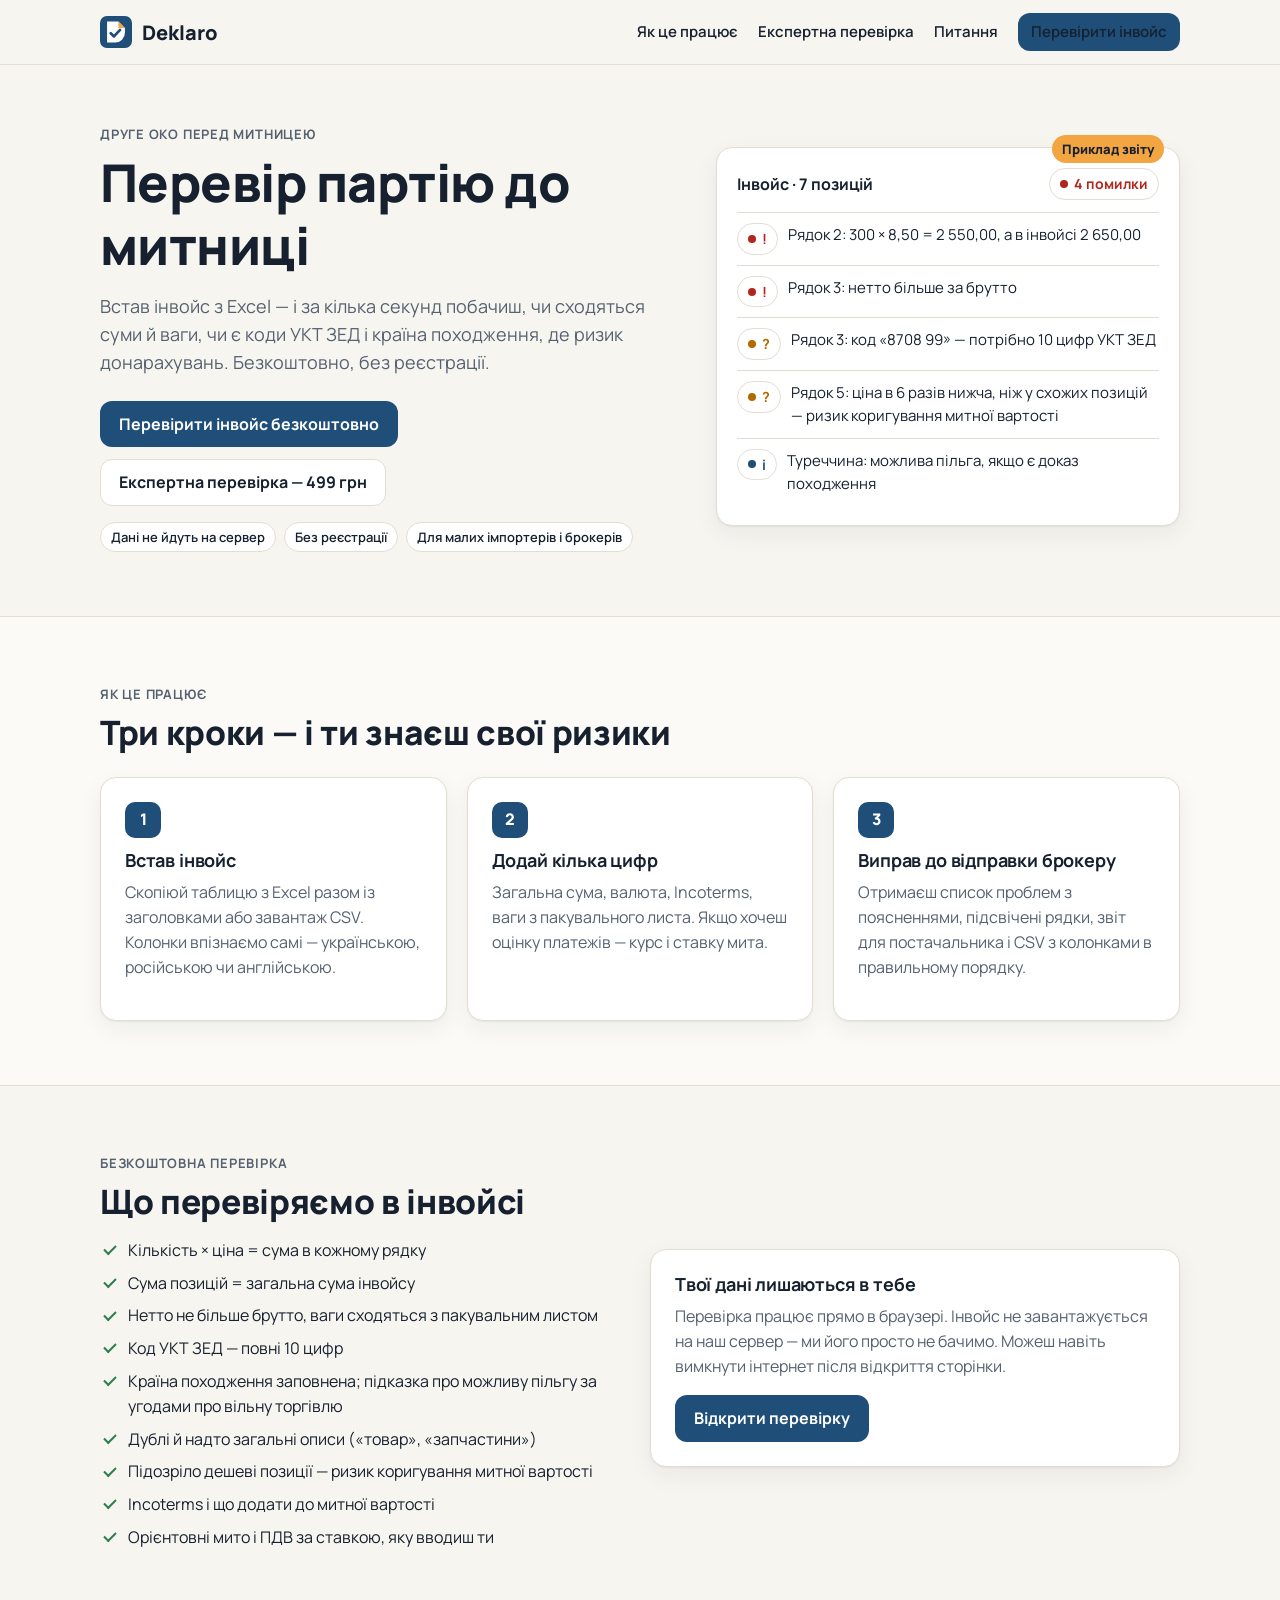
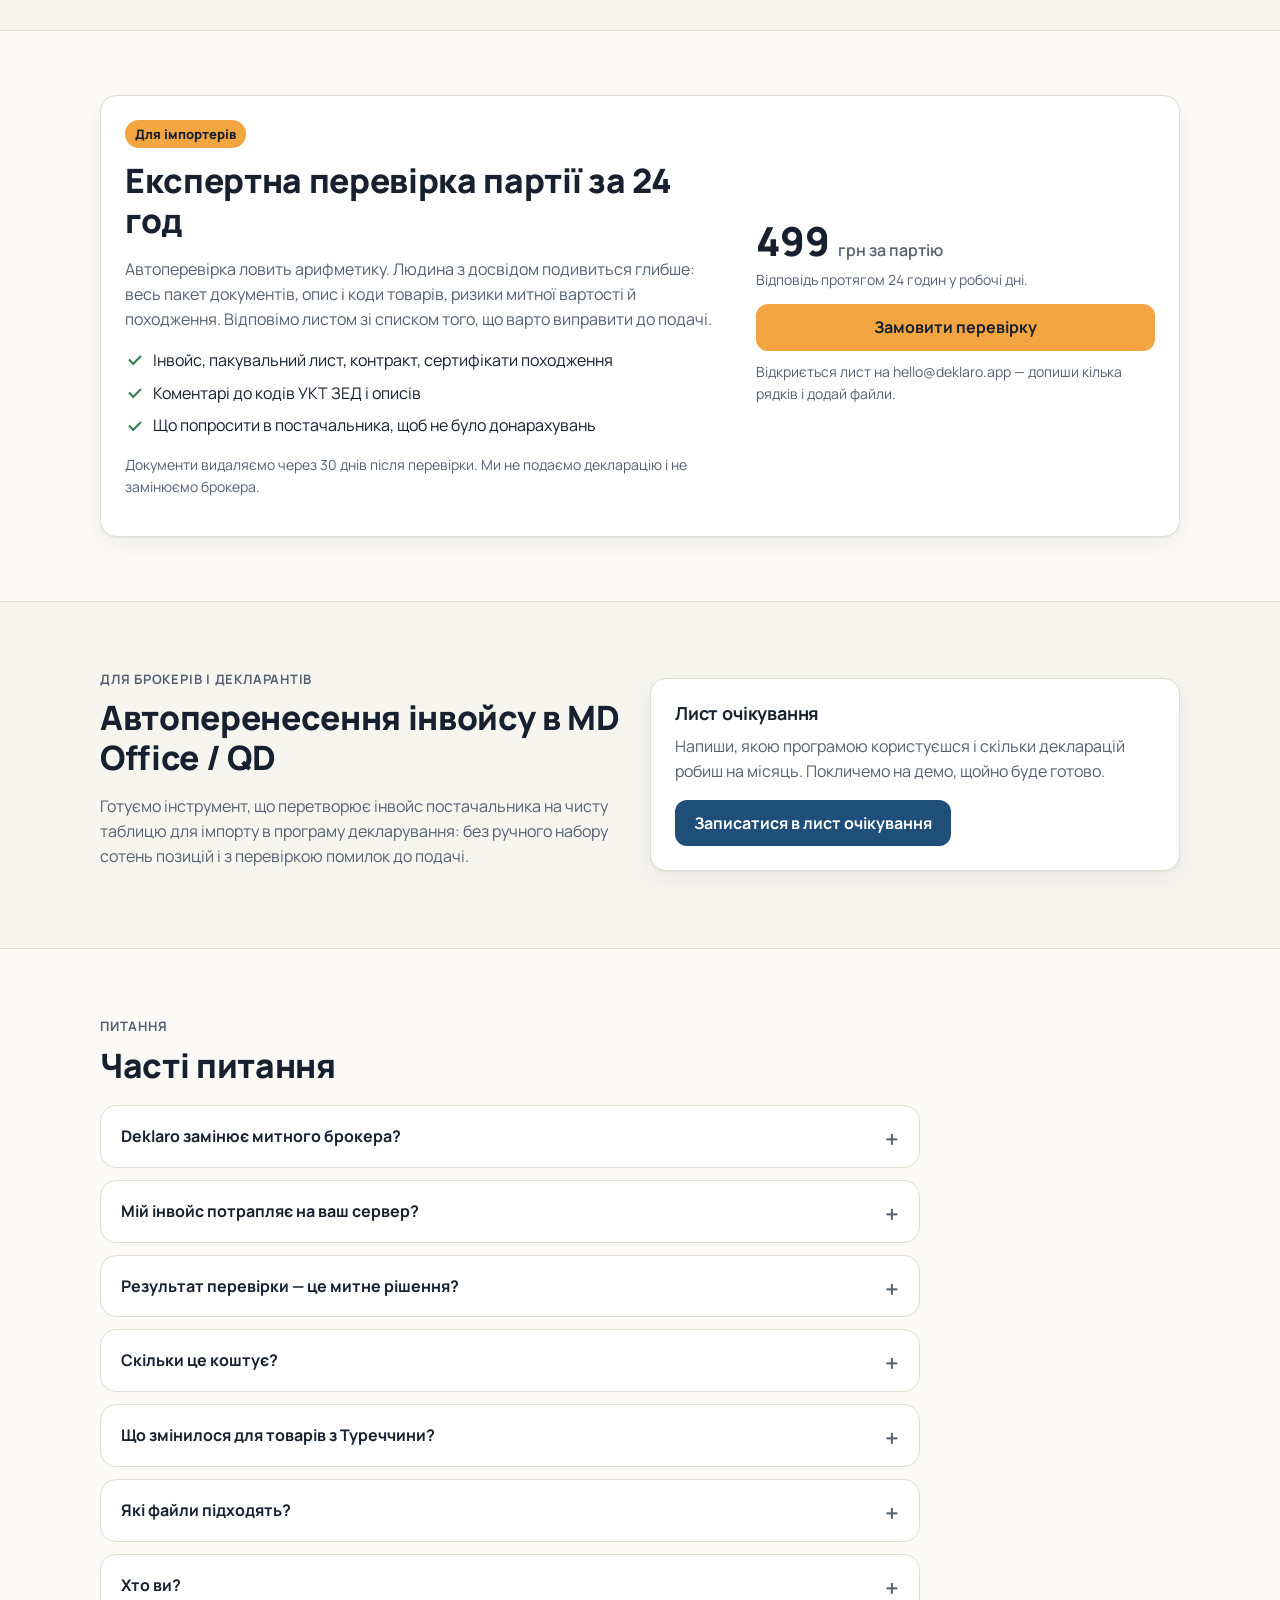
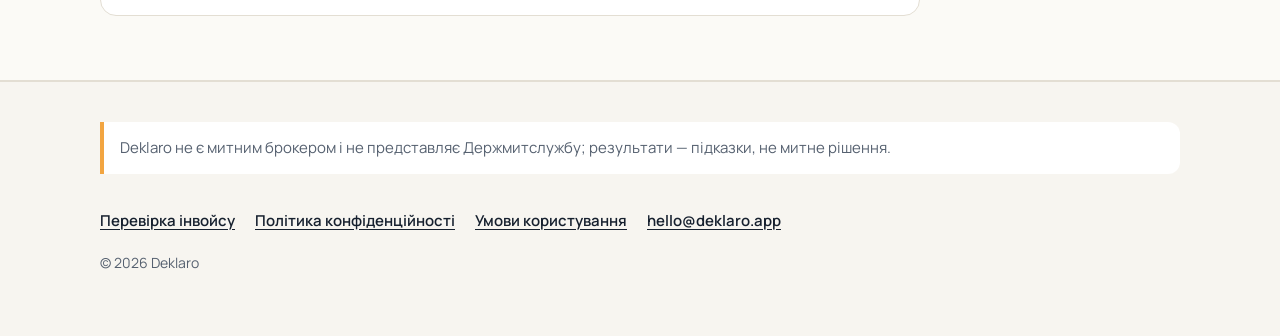
<file: index.html>
<!doctype html>
<html lang="uk">
<head>
  <meta charset="utf-8">
  <meta name="viewport" content="width=device-width, initial-scale=1">
  <title>Deklaro — перевір партію до митниці</title>
  <meta name="description" content="Безкоштовна перевірка інвойсу перед митницею: суми, ваги, коди УКТ ЗЕД, країна походження, Incoterms. Усе в браузері — дані нікуди не йдуть.">
  <meta property="og:image" content="https://bokshalex.github.io/deklaro-site/og-image.png">
  <link rel="icon" href="favicon.svg" type="image/svg+xml">
  <link rel="preconnect" href="https://fonts.googleapis.com">
  <link rel="preconnect" href="https://fonts.gstatic.com" crossorigin>
  <link rel="stylesheet" href="https://fonts.googleapis.com/css2?family=Manrope:wght@400;500;600;700;800&display=swap">
  <link rel="stylesheet" href="styles.css">
  <!-- TODO: аналітика GoatCounter (без cookies) — додати після реєстрації домену; згадати в privacy.html -->
</head>
<body>
  <header class="site-header">
    <div class="wrap">
      <a class="logo" href="index.html" aria-label="Deklaro — на головну">
        <img class="logo-mark" src="favicon.svg" alt="" width="32" height="32">
        Deklaro
      </a>
      <nav class="nav" aria-label="Основне меню">
        <a class="nav-link" href="#how">Як це працює</a>
        <a class="nav-link" href="#expert">Експертна перевірка</a>
        <a class="nav-link" href="#faq">Питання</a>
        <a class="btn btn-primary btn-sm" href="check.html">Перевірити інвойс</a>
      </nav>
    </div>
  </header>

  <main>
    <section class="hero">
      <div class="wrap">
        <div>
          <span class="eyebrow">Друге око перед митницею</span>
          <h1>Перевір партію до митниці</h1>
          <p class="lead">Встав інвойс з Excel — і за кілька секунд побачиш, чи сходяться суми й ваги, чи є коди УКТ ЗЕД і країна походження, де ризик донарахувань. Безкоштовно, без реєстрації.</p>
          <div class="btn-row">
            <a class="btn btn-primary" href="check.html">Перевірити інвойс безкоштовно</a>
            <a class="btn btn-secondary" href="#expert">Експертна перевірка — 499 грн</a>
          </div>
          <div class="trust">
            <span class="pill">Дані не йдуть на сервер</span>
            <span class="pill">Без реєстрації</span>
            <span class="pill">Для малих імпортерів і брокерів</span>
          </div>
        </div>

        <div class="preview" aria-label="Приклад результату перевірки">
          <span class="stamp preview-tag">Приклад звіту</span>
          <div class="card">
            <div class="preview-head">
              <strong>Інвойс · 7 позицій</strong>
              <span class="cnt cnt-error">4 помилки</span>
            </div>
            <div class="issue-mini"><span class="cnt cnt-error" aria-label="Помилка">!</span><span>Рядок 2: 300 × 8,50 = 2 550,00, а в інвойсі 2 650,00</span></div>
            <div class="issue-mini"><span class="cnt cnt-error" aria-label="Помилка">!</span><span>Рядок 3: нетто більше за брутто</span></div>
            <div class="issue-mini"><span class="cnt cnt-warn" aria-label="Увага">?</span><span>Рядок 3: код «8708 99» — потрібно 10 цифр УКТ ЗЕД</span></div>
            <div class="issue-mini"><span class="cnt cnt-warn" aria-label="Увага">?</span><span>Рядок 5: ціна в 6 разів нижча, ніж у схожих позицій — ризик коригування митної вартості</span></div>
            <div class="issue-mini"><span class="cnt cnt-info" aria-label="Підказка">i</span><span>Туреччина: можлива пільга, якщо є доказ походження</span></div>
          </div>
        </div>
      </div>
    </section>

    <section class="section section--alt" id="how">
      <div class="wrap">
        <span class="eyebrow">Як це працює</span>
        <h2>Три кроки — і ти знаєш свої ризики</h2>
        <div class="grid grid-3" style="margin-top:24px">
          <div class="card">
            <span class="step-num">1</span>
            <h3>Встав інвойс</h3>
            <p class="muted">Скопіюй таблицю з Excel разом із заголовками або завантаж CSV. Колонки впізнаємо самі — українською, російською чи англійською.</p>
          </div>
          <div class="card">
            <span class="step-num">2</span>
            <h3>Додай кілька цифр</h3>
            <p class="muted">Загальна сума, валюта, Incoterms, ваги з пакувального листа. Якщо хочеш оцінку платежів — курс і ставку мита.</p>
          </div>
          <div class="card">
            <span class="step-num">3</span>
            <h3>Виправ до відправки брокеру</h3>
            <p class="muted">Отримаєш список проблем з поясненнями, підсвічені рядки, звіт для постачальника і CSV з колонками в правильному порядку.</p>
          </div>
        </div>
      </div>
    </section>

    <section class="section" id="checker">
      <div class="wrap">
        <div class="grid grid-2" style="align-items:center">
          <div>
            <span class="eyebrow">Безкоштовна перевірка</span>
            <h2>Що перевіряємо в інвойсі</h2>
            <ul class="checklist">
              <li>Кількість × ціна = сума в кожному рядку</li>
              <li>Сума позицій = загальна сума інвойсу</li>
              <li>Нетто не більше брутто, ваги сходяться з пакувальним листом</li>
              <li>Код УКТ ЗЕД — повні 10 цифр</li>
              <li>Країна походження заповнена; підказка про можливу пільгу за угодами про вільну торгівлю</li>
              <li>Дублі й надто загальні описи («товар», «запчастини»)</li>
              <li>Підозріло дешеві позиції — ризик коригування митної вартості</li>
              <li>Incoterms і що додати до митної вартості</li>
              <li>Орієнтовні мито і ПДВ за ставкою, яку вводиш ти</li>
            </ul>
          </div>
          <div class="card">
            <h3>Твої дані лишаються в тебе</h3>
            <p class="muted">Перевірка працює прямо в браузері. Інвойс не завантажується на наш сервер — ми його просто не бачимо. Можеш навіть вимкнути інтернет після відкриття сторінки.</p>
            <a class="btn btn-primary" href="check.html">Відкрити перевірку</a>
          </div>
        </div>
      </div>
    </section>

    <section class="section section--alt" id="expert">
      <div class="wrap">
        <div class="card offer">
          <div>
            <span class="stamp">Для імпортерів</span>
            <h2 style="margin-top:12px">Експертна перевірка партії за 24 год</h2>
            <p class="muted">Автоперевірка ловить арифметику. Людина з досвідом подивиться глибше: весь пакет документів, опис і коди товарів, ризики митної вартості й походження. Відповімо листом зі списком того, що варто виправити до подачі.</p>
            <ul class="checklist">
              <li>Інвойс, пакувальний лист, контракт, сертифікати походження</li>
              <li>Коментарі до кодів УКТ ЗЕД і описів</li>
              <li>Що попросити в постачальника, щоб не було донарахувань</li>
            </ul>
            <p class="small muted">Документи видаляємо через 30 днів після перевірки. Ми не подаємо декларацію і не замінюємо брокера.</p>
          </div>
          <div>
            <div class="price">499 <small>грн за партію</small></div>
            <p class="muted small">Відповідь протягом 24 годин у робочі дні.</p>
            <!-- TODO: replace with Tally/Google Form once founder creates it -->
            <a class="btn btn-amber" style="width:100%" href="mailto:hello@deklaro.app?subject=%D0%95%D0%BA%D1%81%D0%BF%D0%B5%D1%80%D1%82%D0%BD%D0%B0%20%D0%BF%D0%B5%D1%80%D0%B5%D0%B2%D1%96%D1%80%D0%BA%D0%B0%20%D0%BF%D0%B0%D1%80%D1%82%D1%96%D1%97%20%E2%80%94%20499%20%D0%B3%D1%80%D0%BD&amp;body=%D0%9F%D1%80%D0%B8%D0%B2%D1%96%D1%82!%20%D0%A5%D0%BE%D1%87%D1%83%20%D0%B5%D0%BA%D1%81%D0%BF%D0%B5%D1%80%D1%82%D0%BD%D1%83%20%D0%BF%D0%B5%D1%80%D0%B5%D0%B2%D1%96%D1%80%D0%BA%D1%83%20%D0%BF%D0%B0%D1%80%D1%82%D1%96%D1%97%20%D0%B7%D0%B0%2024%20%D0%B3%D0%BE%D0%B4.%0A%0A%D0%A9%D0%BE%20%D0%B2%D0%B5%D0%B7%D1%83%3A%0A%D0%97%D0%B2%D1%96%D0%B4%D0%BA%D0%B8%20(%D0%BA%D1%80%D0%B0%D1%97%D0%BD%D0%B0%20%D0%B2%D1%96%D0%B4%D0%BF%D1%80%D0%B0%D0%B2%D0%BB%D0%B5%D0%BD%D0%BD%D1%8F)%3A%0A%D0%A1%D0%BA%D1%96%D0%BB%D1%8C%D0%BA%D0%B8%20%D0%BF%D0%BE%D0%B7%D0%B8%D1%86%D1%96%D0%B9%20%D0%B2%20%D1%96%D0%BD%D0%B2%D0%BE%D0%B9%D1%81%D1%96%3A%0A%D0%9A%D0%BE%D0%BB%D0%B8%20%D0%B2%D0%B0%D0%BD%D1%82%D0%B0%D0%B6%20%D0%BD%D0%B0%20%D0%BA%D0%BE%D1%80%D0%B4%D0%BE%D0%BD%D1%96%3A%0A%D0%A2%D0%B5%D0%BB%D0%B5%D1%84%D0%BE%D0%BD%20%D0%B0%D0%B1%D0%BE%20Telegram%3A%0A%0A%D0%86%D0%BD%D0%B2%D0%BE%D0%B9%D1%81%20%D1%96%20%D0%BF%D0%B0%D0%BA%D1%83%D0%B2%D0%B0%D0%BB%D1%8C%D0%BD%D0%B8%D0%B9%20%D0%BB%D0%B8%D1%81%D1%82%20%D0%B4%D0%BE%D0%B4%D0%B0%D0%BC%20%D1%83%20%D0%B2%D1%96%D0%B4%D0%BF%D0%BE%D0%B2%D1%96%D0%B4%D1%8C%20%D0%BD%D0%B0%20%D1%82%D0%B2%D1%96%D0%B9%20%D0%BB%D0%B8%D1%81%D1%82.">Замовити перевірку</a>
            <p class="small muted" style="margin-top:10px">Відкриється лист на hello@deklaro.app — допиши кілька рядків і додай файли.</p>
          </div>
        </div>
      </div>
    </section>

    <section class="section" id="brokers">
      <div class="wrap">
        <div class="grid grid-2" style="align-items:center">
          <div>
            <span class="eyebrow">Для брокерів і декларантів</span>
            <h2>Автоперенесення інвойсу в MD Office / QD</h2>
            <p class="muted">Готуємо інструмент, що перетворює інвойс постачальника на чисту таблицю для імпорту в програму декларування: без ручного набору сотень позицій і з перевіркою помилок до подачі.</p>
          </div>
          <div class="card">
            <h3>Лист очікування</h3>
            <p class="muted">Напиши, якою програмою користуєшся і скільки декларацій робиш на місяць. Покличемо на демо, щойно буде готово.</p>
            <!-- TODO: replace with Tally/Google Form once founder creates it -->
            <a class="btn btn-primary" href="mailto:hello@deklaro.app?subject=%D0%9B%D0%B8%D1%81%D1%82%20%D0%BE%D1%87%D1%96%D0%BA%D1%83%D0%B2%D0%B0%D0%BD%D0%BD%D1%8F%3A%20%D0%B0%D0%B2%D1%82%D0%BE%D0%BF%D0%B5%D1%80%D0%B5%D0%BD%D0%B5%D1%81%D0%B5%D0%BD%D0%BD%D1%8F%20%D0%B2%20MD%20Office%20%2F%20QD&amp;body=%D0%9F%D1%80%D0%B8%D0%B2%D1%96%D1%82!%20%D0%AF%20%D0%B1%D1%80%D0%BE%D0%BA%D0%B5%D1%80%20%2F%20%D0%B4%D0%B5%D0%BA%D0%BB%D0%B0%D1%80%D0%B0%D0%BD%D1%82.%0A%0A%D0%9F%D1%80%D0%BE%D0%B3%D1%80%D0%B0%D0%BC%D0%B0%3A%20MD%20Office%20%2F%20QD%20%2F%20%D1%96%D0%BD%D1%88%D0%B0%3A%0A%D0%94%D0%B5%D0%BA%D0%BB%D0%B0%D1%80%D0%B0%D1%86%D1%96%D0%B9%20%D0%BD%D0%B0%20%D0%BC%D1%96%D1%81%D1%8F%D1%86%D1%8C%3A%0A%D0%A1%D0%BA%D1%96%D0%BB%D1%8C%D0%BA%D0%B8%20%D0%BB%D1%8E%D0%B4%D0%B5%D0%B9%20%D1%83%20%D0%BA%D0%BE%D0%BC%D0%B0%D0%BD%D0%B4%D1%96%3A%0A%D0%A2%D0%B5%D0%BB%D0%B5%D1%84%D0%BE%D0%BD%20%D0%B0%D0%B1%D0%BE%20Telegram%3A%0A%0A%D0%A5%D0%BE%D1%87%D1%83%20%D0%BD%D0%B0%20%D0%B4%D0%B5%D0%BC%D0%BE%2C%20%D0%BA%D0%BE%D0%BB%D0%B8%20%D0%B1%D1%83%D0%B4%D0%B5%20%D0%B3%D0%BE%D1%82%D0%BE%D0%B2%D0%BE.">Записатися в лист очікування</a>
          </div>
        </div>
      </div>
    </section>

    <section class="section section--alt" id="faq">
      <div class="wrap">
        <span class="eyebrow">Питання</span>
        <h2>Часті питання</h2>
        <div class="faq" style="margin-top:20px">
          <details>
            <summary>Deklaro замінює митного брокера?</summary>
            <div>Ні. Ми не подаємо декларації й не представляємо тебе на митниці. Deklaro — друге око: допомагає знайти помилки в документах до того, як ти передаси їх брокеру.</div>
          </details>
          <details>
            <summary>Мій інвойс потрапляє на ваш сервер?</summary>
            <div>Ні. Безкоштовна перевірка працює повністю в твоєму браузері. Таблиця не надсилається нікуди, ми її не бачимо і не зберігаємо. Для експертної перевірки ти сам надсилаєш документи листом — їх видаляємо через 30 днів.</div>
          </details>
          <details>
            <summary>Результат перевірки — це митне рішення?</summary>
            <div>Ні, це підказка. Остаточно код, митну вартість і платежі визначає митниця. Розрахунок платежів орієнтовний: без акцизу та інших платежів, за ставкою мита, яку вводиш ти. Завжди перевіряй у брокера.</div>
          </details>
          <details>
            <summary>Скільки це коштує?</summary>
            <div>Автоматична перевірка в браузері — безкоштовно. Експертна перевірка партії людиною за 24 години — 499 грн. Для брокерів готуємо окремий тариф; запишись у лист очікування.</div>
          </details>
          <details>
            <summary>Що змінилося для товарів з Туреччини?</summary>
            <div>З 01.10.2026 діє угода про вільну торгівлю між Україною й Туреччиною. Пільгу за нею можна отримати, лише якщо товар справді турецького походження і є доказ походження (наприклад, EUR.1 або декларація походження в інвойсі). Перевірка підсвітить такі позиції й нагадає про доказ. Конкретні ставки й правила уточнюй у першоджерелах і в брокера.</div>
          </details>
          <details>
            <summary>Які файли підходять?</summary>
            <div>Таблиця, скопійована з Excel або Google Таблиць, або файл CSV. Перший рядок — заголовки колонок: опис, код, країна, кількість, ціна, сума, нетто, брутто. PDF поки не читаємо.</div>
          </details>
          <details>
            <summary>Хто ви?</summary>
            <div>Deklaro — невелика українська команда, яка робить імпорт зрозумілішим для малого бізнесу. Ми на старті: зараз перевіряємо, чи корисний такий сервіс. Пиши на <a href="mailto:hello@deklaro.app">hello@deklaro.app</a> — читаємо кожен лист.</div>
          </details>
        </div>
      </div>
    </section>
  </main>

  <footer class="site-footer">
    <div class="wrap">
      <p class="disclaimer">Deklaro не є митним брокером і не представляє Держмитслужбу; результати — підказки, не митне рішення.</p>
      <div class="footer-links">
        <a href="check.html">Перевірка інвойсу</a>
        <a href="privacy.html">Політика конфіденційності</a>
        <a href="terms.html">Умови користування</a>
        <a href="mailto:hello@deklaro.app">hello@deklaro.app</a>
      </div>
      <p class="small">© 2026 Deklaro</p>
    </div>
  </footer>
</body>
</html>
</file>
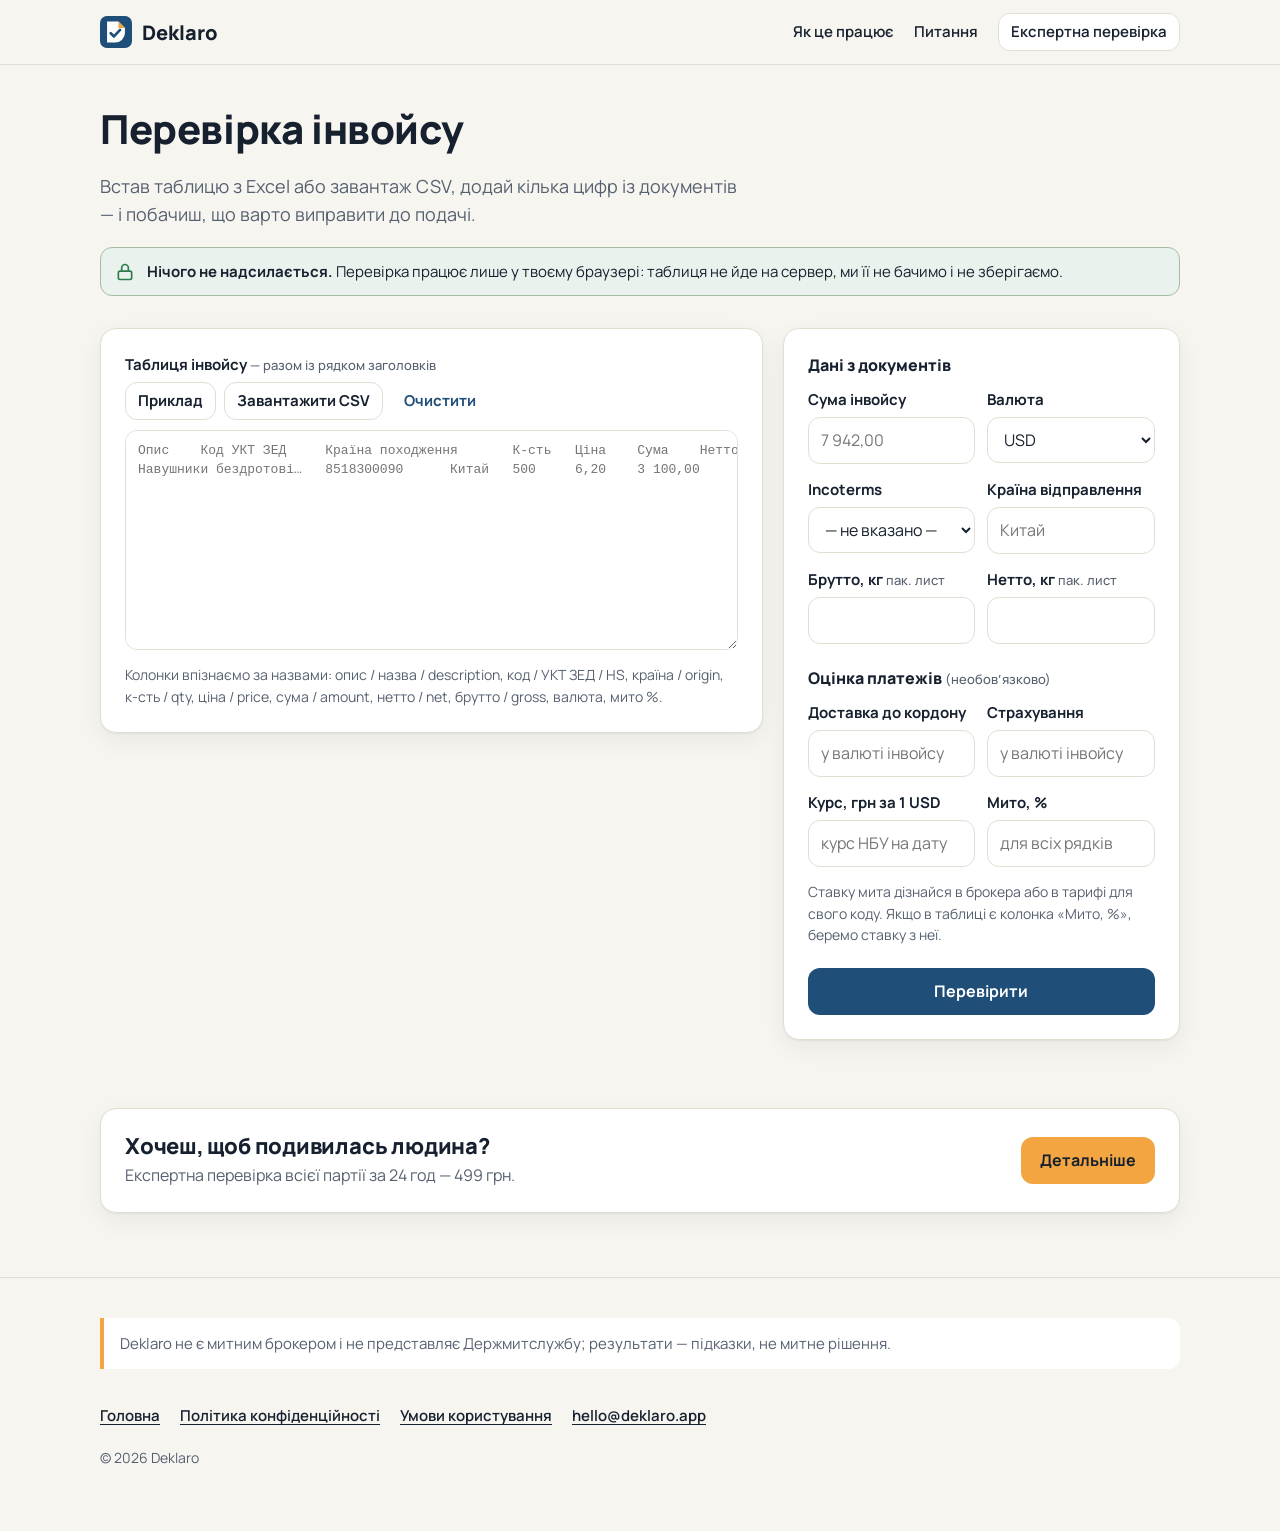
<file: check.html>
<!doctype html>
<html lang="uk">
<head>
  <meta charset="utf-8">
  <meta name="viewport" content="width=device-width, initial-scale=1">
  <title>Перевірка інвойсу — Deklaro</title>
  <meta name="description" content="Безкоштовна перевірка інвойсу перед митницею прямо в браузері. Дані нікуди не надсилаються.">
  <meta property="og:image" content="https://bokshalex.github.io/deklaro-site/og-image.png">
  <link rel="icon" href="favicon.svg" type="image/svg+xml">
  <link rel="preconnect" href="https://fonts.googleapis.com">
  <link rel="preconnect" href="https://fonts.gstatic.com" crossorigin>
  <link rel="stylesheet" href="https://fonts.googleapis.com/css2?family=Manrope:wght@400;500;600;700;800&display=swap">
  <link rel="stylesheet" href="styles.css">
  <!-- TODO: аналітика GoatCounter (лише факт запуску перевірки, без вмісту таблиці) -->
</head>
<body>
  <header class="site-header">
    <div class="wrap">
      <a class="logo" href="index.html" aria-label="Deklaro — на головну">
        <img class="logo-mark" src="favicon.svg" alt="" width="32" height="32">
        Deklaro
      </a>
      <nav class="nav" aria-label="Основне меню">
        <a class="nav-link" href="index.html#how">Як це працює</a>
        <a class="nav-link" href="index.html#faq">Питання</a>
        <a class="btn btn-secondary btn-sm" href="index.html#expert">Експертна перевірка</a>
      </nav>
    </div>
  </header>

  <main class="wrap">
    <section class="check-head">
      <h1 style="font-size:clamp(1.75rem,4vw,2.5rem)">Перевірка інвойсу</h1>
      <p class="lead">Встав таблицю з Excel або завантаж CSV, додай кілька цифр із документів — і побачиш, що варто виправити до подачі.</p>
      <p class="privacy-note">
        <svg width="20" height="20" viewBox="0 0 24 24" fill="none" stroke="currentColor" stroke-width="2" aria-hidden="true"><rect x="4" y="11" width="16" height="10" rx="2"/><path d="M8 11V7a4 4 0 0 1 8 0v4"/></svg>
        <span><strong>Нічого не надсилається.</strong> Перевірка працює лише у твоєму браузері: таблиця не йде на сервер, ми її не бачимо і не зберігаємо.</span>
      </p>
    </section>

    <form id="checkForm" class="check-layout" style="margin-top:24px" novalidate>
      <div class="card">
        <label for="invoice">Таблиця інвойсу <span class="hint">— разом із рядком заголовків</span></label>
        <div class="toolbar">
          <button type="button" class="btn btn-secondary btn-sm" id="demoBtn">Приклад</button>
          <span class="btn btn-secondary btn-sm file-btn">Завантажити CSV<input type="file" id="fileInput" accept=".csv,.tsv,.txt,text/csv,text/plain" aria-label="Завантажити CSV-файл"></span>
          <button type="button" class="btn btn-ghost btn-sm" id="clearBtn">Очистити</button>
        </div>
        <textarea id="invoice" name="invoice" spellcheck="false" placeholder="Опис&#9;Код УКТ ЗЕД&#9;Країна походження&#9;К-сть&#9;Ціна&#9;Сума&#9;Нетто&#9;Брутто&#10;Навушники бездротові…&#9;8518300090&#9;Китай&#9;500&#9;6,20&#9;3 100,00&#9;40&#9;46,5"></textarea>
        <p class="small muted" style="margin:8px 0 0">Колонки впізнаємо за назвами: опис / назва / description, код / УКТ ЗЕД / HS, країна / origin, к-сть / qty, ціна / price, сума / amount, нетто / net, брутто / gross, валюта, мито %.</p>
      </div>

      <div class="card">
        <fieldset>
          <legend>Дані з документів</legend>
          <div class="fields">
            <div class="field">
              <label for="invoiceTotal">Сума інвойсу</label>
              <input id="invoiceTotal" name="invoiceTotal" inputmode="decimal" autocomplete="off" placeholder="7 942,00">
            </div>
            <div class="field">
              <label for="currency">Валюта</label>
              <select id="currency" name="currency">
                <option value="USD">USD</option><option value="EUR">EUR</option><option value="CNY">CNY</option>
                <option value="TRY">TRY</option><option value="PLN">PLN</option><option value="GBP">GBP</option><option value="UAH">UAH</option>
              </select>
            </div>
            <div class="field">
              <label for="incoterms">Incoterms</label>
              <select id="incoterms" name="incoterms">
                <option value="">— не вказано —</option>
                <option>EXW</option><option>FCA</option><option>FOB</option><option>CFR</option><option>CIF</option>
                <option>CPT</option><option>CIP</option><option>DAP</option><option>DPU</option><option>DDP</option>
              </select>
            </div>
            <div class="field">
              <label for="dispatchCountry">Країна відправлення</label>
              <input id="dispatchCountry" name="dispatchCountry" autocomplete="off" placeholder="Китай">
            </div>
            <div class="field">
              <label for="packingGross">Брутто, кг <span class="hint">пак. лист</span></label>
              <input id="packingGross" name="packingGross" inputmode="decimal" autocomplete="off">
            </div>
            <div class="field">
              <label for="packingNet">Нетто, кг <span class="hint">пак. лист</span></label>
              <input id="packingNet" name="packingNet" inputmode="decimal" autocomplete="off">
            </div>
          </div>
        </fieldset>
        <fieldset>
          <legend>Оцінка платежів <span class="hint">(необовʼязково)</span></legend>
          <div class="fields">
            <div class="field">
              <label for="freight">Доставка до кордону</label>
              <input id="freight" name="freight" inputmode="decimal" autocomplete="off" placeholder="у валюті інвойсу">
            </div>
            <div class="field">
              <label for="insurance">Страхування</label>
              <input id="insurance" name="insurance" inputmode="decimal" autocomplete="off" placeholder="у валюті інвойсу">
            </div>
            <div class="field">
              <label for="rate">Курс, грн за 1 <span id="rateCur">USD</span></label>
              <input id="rate" name="rate" inputmode="decimal" autocomplete="off" placeholder="курс НБУ на дату">
            </div>
            <div class="field">
              <label for="defaultDuty">Мито, %</label>
              <input id="defaultDuty" name="defaultDuty" inputmode="decimal" autocomplete="off" placeholder="для всіх рядків">
            </div>
          </div>
          <p class="small muted" style="margin:0 0 14px">Ставку мита дізнайся в брокера або в тарифі для свого коду. Якщо в таблиці є колонка «Мито, %», беремо ставку з неї.</p>
        </fieldset>
        <button type="submit" class="btn btn-primary" style="width:100%">Перевірити</button>
      </div>
    </form>

    <section id="results" class="results" hidden aria-live="polite"></section>

    <section class="section" style="padding-top:40px">
      <div class="card cta-strip">
        <div>
          <h2 style="font-size:1.375rem;margin-bottom:4px">Хочеш, щоб подивилась людина?</h2>
          <p class="muted" style="margin:0">Експертна перевірка всієї партії за 24 год — 499 грн.</p>
        </div>
        <a class="btn btn-amber" href="index.html#expert">Детальніше</a>
      </div>
    </section>
  </main>

  <footer class="site-footer">
    <div class="wrap">
      <p class="disclaimer">Deklaro не є митним брокером і не представляє Держмитслужбу; результати — підказки, не митне рішення.</p>
      <div class="footer-links">
        <a href="index.html">Головна</a>
        <a href="privacy.html">Політика конфіденційності</a>
        <a href="terms.html">Умови користування</a>
        <a href="mailto:hello@deklaro.app">hello@deklaro.app</a>
      </div>
      <p class="small">© 2026 Deklaro</p>
    </div>
  </footer>

  <div class="toast" id="toast" role="status"></div>
  <script src="checker-core.js"></script>
  <script src="checker.js"></script>
</body>
</html>
</file>
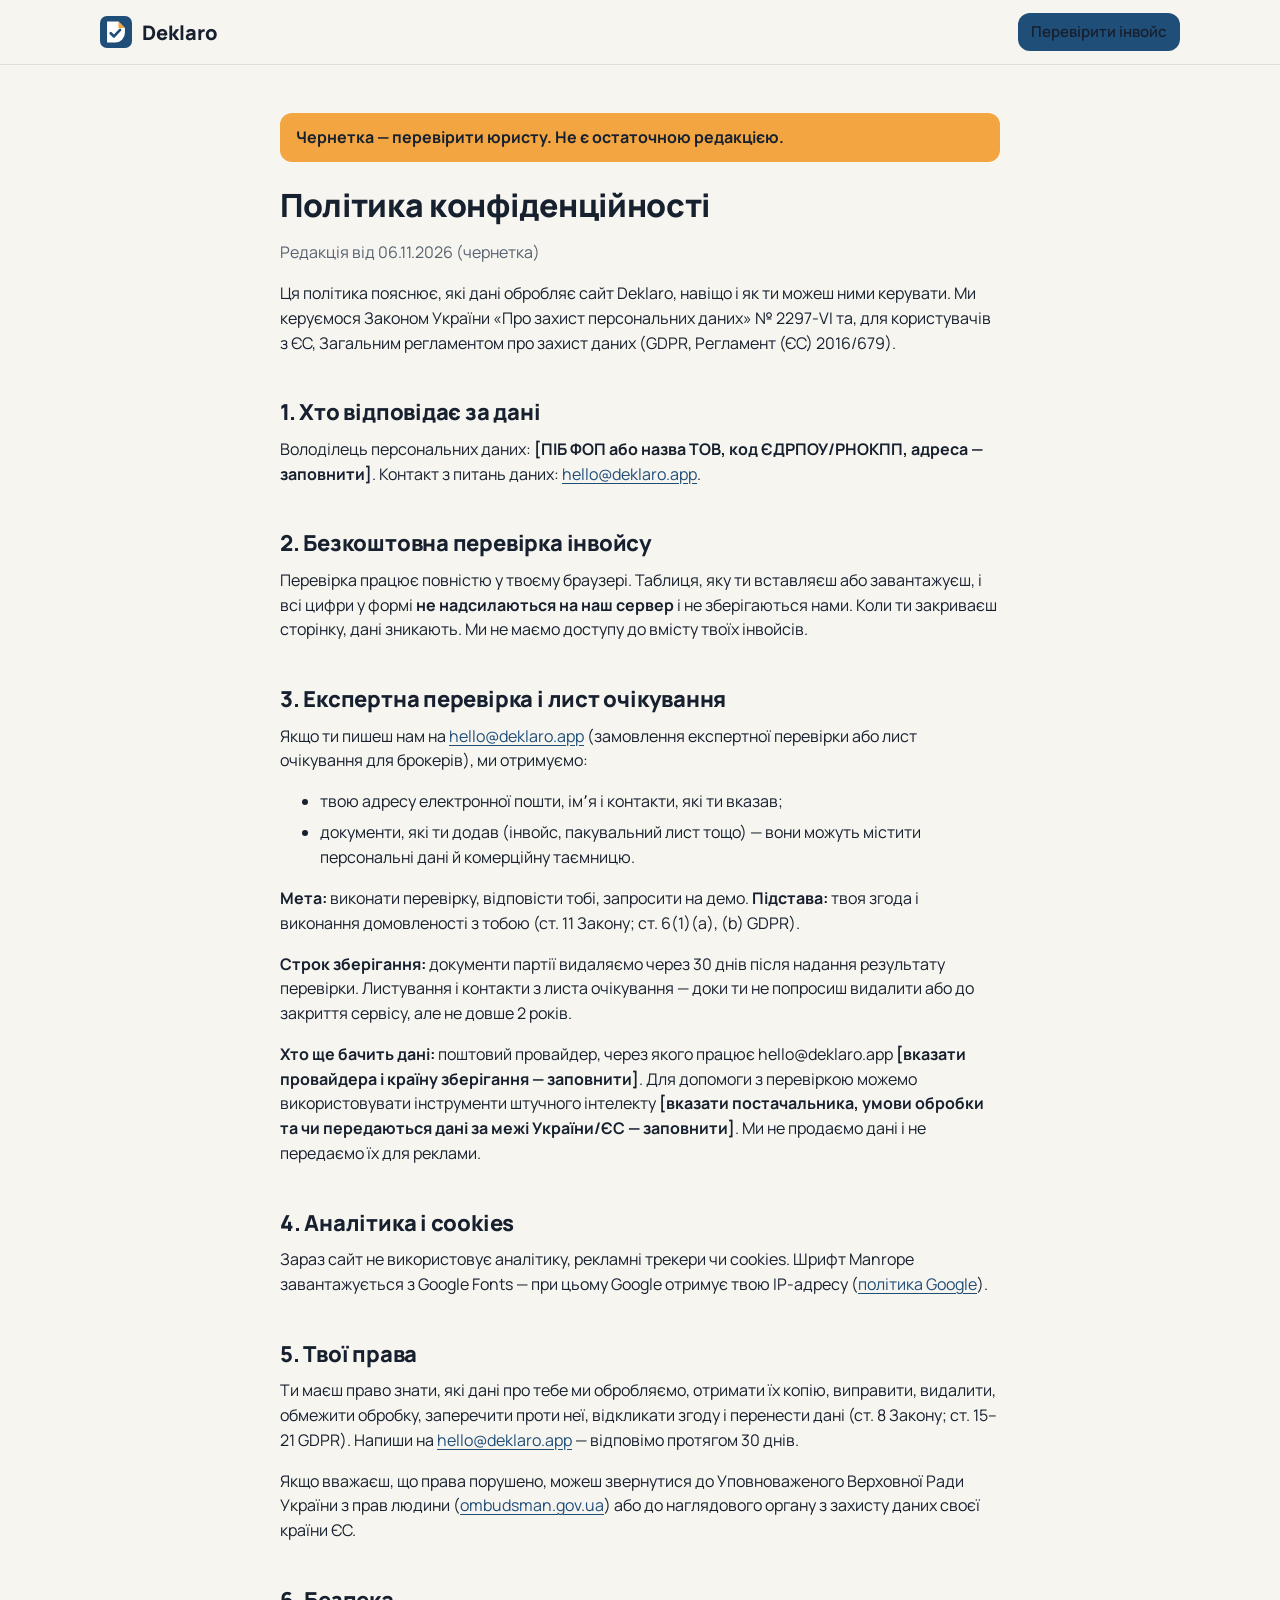
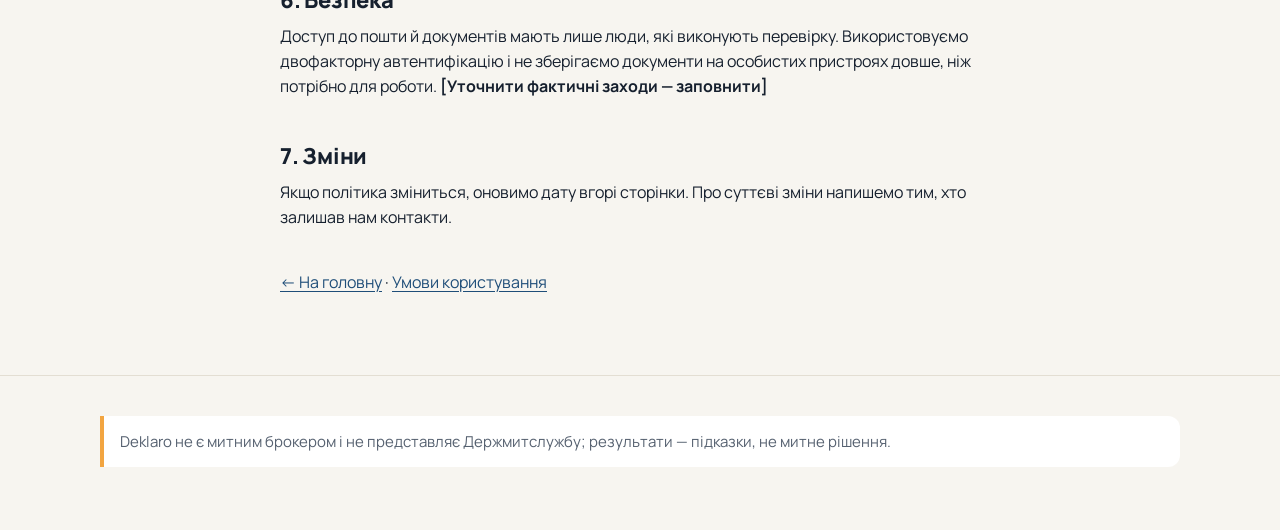
<file: privacy.html>
<!doctype html>
<html lang="uk">
<head>
  <meta charset="utf-8">
  <meta name="viewport" content="width=device-width, initial-scale=1">
  <title>Політика конфіденційності — Deklaro</title>
  <meta name="robots" content="noindex">
  <meta property="og:image" content="https://bokshalex.github.io/deklaro-site/og-image.png">
  <link rel="icon" href="favicon.svg" type="image/svg+xml">
  <link rel="preconnect" href="https://fonts.googleapis.com">
  <link rel="preconnect" href="https://fonts.gstatic.com" crossorigin>
  <link rel="stylesheet" href="https://fonts.googleapis.com/css2?family=Manrope:wght@400;500;600;700;800&display=swap">
  <link rel="stylesheet" href="styles.css">
</head>
<body>
  <header class="site-header">
    <div class="wrap">
      <a class="logo" href="index.html" aria-label="Deklaro — на головну">
        <img class="logo-mark" src="favicon.svg" alt="" width="32" height="32">
        Deklaro
      </a>
      <nav class="nav"><a class="btn btn-primary btn-sm" href="check.html">Перевірити інвойс</a></nav>
    </div>
  </header>

  <main class="doc">
    <p class="draft-banner">Чернетка — перевірити юристу. Не є остаточною редакцією.</p>
    <h1 style="font-size:2rem">Політика конфіденційності</h1>
    <p class="muted">Редакція від 06.11.2026 (чернетка)</p>

    <p>Ця політика пояснює, які дані обробляє сайт Deklaro, навіщо і як ти можеш ними керувати. Ми керуємося Законом України «Про захист персональних даних» № 2297-VI та, для користувачів з ЄС, Загальним регламентом про захист даних (GDPR, Регламент (ЄС) 2016/679).</p>

    <h2>1. Хто відповідає за дані</h2>
    <p>Володілець персональних даних: <strong>[ПІБ ФОП або назва ТОВ, код ЄДРПОУ/РНОКПП, адреса — заповнити]</strong>. Контакт з питань даних: <a href="mailto:hello@deklaro.app">hello@deklaro.app</a>.</p>

    <h2>2. Безкоштовна перевірка інвойсу</h2>
    <p>Перевірка працює повністю у твоєму браузері. Таблиця, яку ти вставляєш або завантажуєш, і всі цифри у формі <strong>не надсилаються на наш сервер</strong> і не зберігаються нами. Коли ти закриваєш сторінку, дані зникають. Ми не маємо доступу до вмісту твоїх інвойсів.</p>

    <h2>3. Експертна перевірка і лист очікування</h2>
    <p>Якщо ти пишеш нам на <a href="mailto:hello@deklaro.app">hello@deklaro.app</a> (замовлення експертної перевірки або лист очікування для брокерів), ми отримуємо:</p>
    <ul>
      <li>твою адресу електронної пошти, імʼя і контакти, які ти вказав;</li>
      <li>документи, які ти додав (інвойс, пакувальний лист тощо) — вони можуть містити персональні дані й комерційну таємницю.</li>
    </ul>
    <p><strong>Мета:</strong> виконати перевірку, відповісти тобі, запросити на демо. <strong>Підстава:</strong> твоя згода і виконання домовленості з тобою (ст. 11 Закону; ст. 6(1)(a), (b) GDPR).</p>
    <p><strong>Строк зберігання:</strong> документи партії видаляємо через 30 днів після надання результату перевірки. Листування і контакти з листа очікування — доки ти не попросиш видалити або до закриття сервісу, але не довше 2 років.</p>
    <p><strong>Хто ще бачить дані:</strong> поштовий провайдер, через якого працює hello@deklaro.app <strong>[вказати провайдера і країну зберігання — заповнити]</strong>. Для допомоги з перевіркою можемо використовувати інструменти штучного інтелекту <strong>[вказати постачальника, умови обробки та чи передаються дані за межі України/ЄС — заповнити]</strong>. Ми не продаємо дані і не передаємо їх для реклами.</p>

    <h2>4. Аналітика і cookies</h2>
    <p>Зараз сайт не використовує аналітику, рекламні трекери чи cookies. Шрифт Manrope завантажується з Google Fonts — при цьому Google отримує твою IP-адресу (<a href="https://policies.google.com/privacy" rel="noopener">політика Google</a>).</p>
    <!-- TODO: якщо додамо GoatCounter (без cookies, без персональних даних) — описати тут: що рахуємо, де зберігається, як вимкнути. -->

    <h2>5. Твої права</h2>
    <p>Ти маєш право знати, які дані про тебе ми обробляємо, отримати їх копію, виправити, видалити, обмежити обробку, заперечити проти неї, відкликати згоду і перенести дані (ст. 8 Закону; ст. 15–21 GDPR). Напиши на <a href="mailto:hello@deklaro.app">hello@deklaro.app</a> — відповімо протягом 30 днів.</p>
    <p>Якщо вважаєш, що права порушено, можеш звернутися до Уповноваженого Верховної Ради України з прав людини (<a href="https://ombudsman.gov.ua" rel="noopener">ombudsman.gov.ua</a>) або до наглядового органу з захисту даних своєї країни ЄС.</p>

    <h2>6. Безпека</h2>
    <p>Доступ до пошти й документів мають лише люди, які виконують перевірку. Використовуємо двофакторну автентифікацію і не зберігаємо документи на особистих пристроях довше, ніж потрібно для роботи. <strong>[Уточнити фактичні заходи — заповнити]</strong></p>

    <h2>7. Зміни</h2>
    <p>Якщо політика зміниться, оновимо дату вгорі сторінки. Про суттєві зміни напишемо тим, хто залишав нам контакти.</p>

    <p style="margin-top:40px"><a href="index.html">← На головну</a> · <a href="terms.html">Умови користування</a></p>
  </main>

  <footer class="site-footer">
    <div class="wrap">
      <p class="disclaimer">Deklaro не є митним брокером і не представляє Держмитслужбу; результати — підказки, не митне рішення.</p>
    </div>
  </footer>
</body>
</html>
</file>
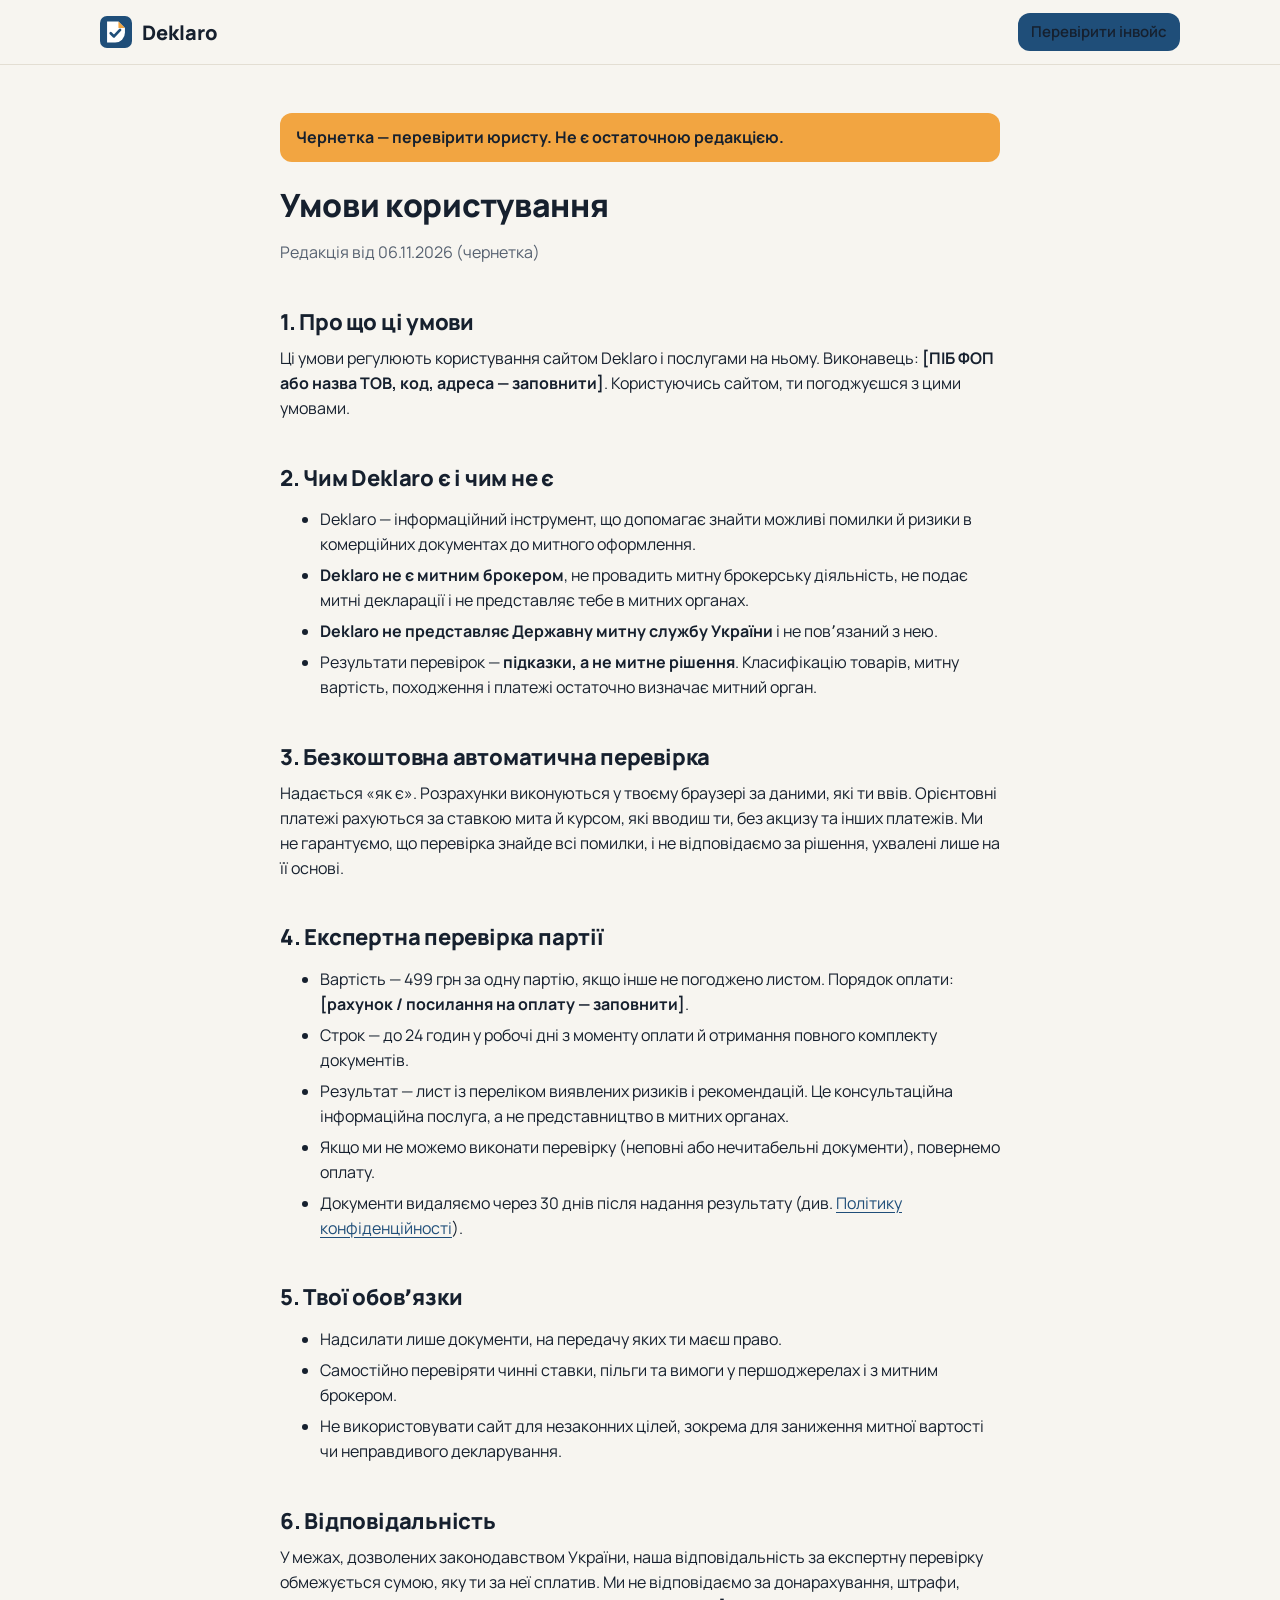
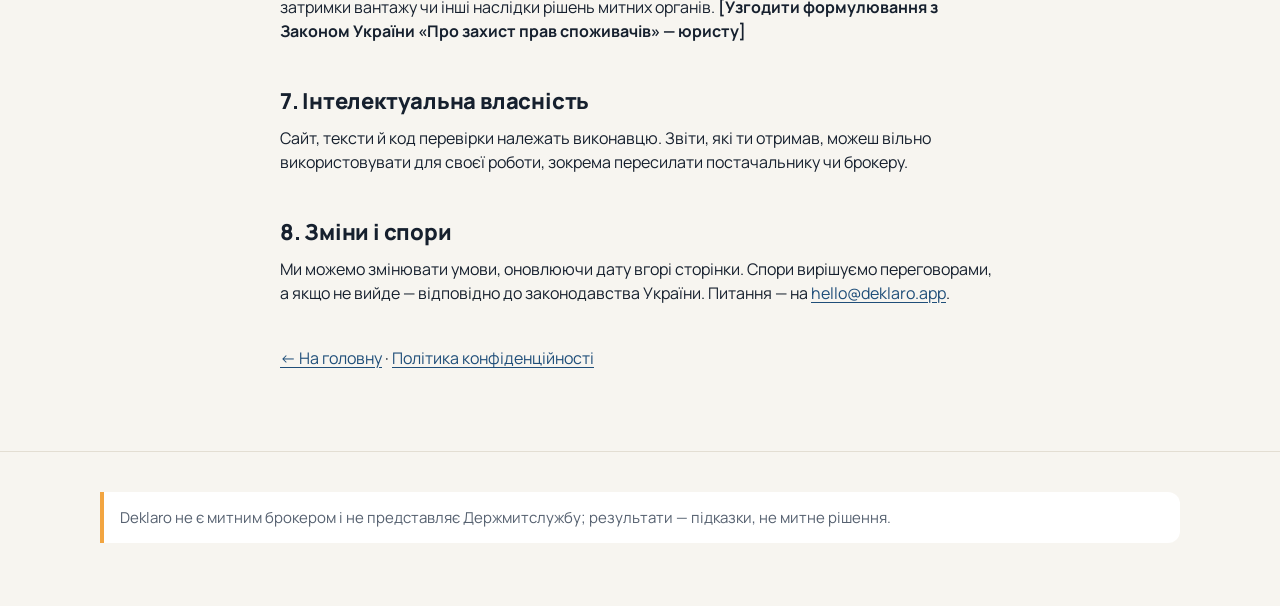
<file: terms.html>
<!doctype html>
<html lang="uk">
<head>
  <meta charset="utf-8">
  <meta name="viewport" content="width=device-width, initial-scale=1">
  <title>Умови користування — Deklaro</title>
  <meta name="robots" content="noindex">
  <meta property="og:image" content="https://bokshalex.github.io/deklaro-site/og-image.png">
  <link rel="icon" href="favicon.svg" type="image/svg+xml">
  <link rel="preconnect" href="https://fonts.googleapis.com">
  <link rel="preconnect" href="https://fonts.gstatic.com" crossorigin>
  <link rel="stylesheet" href="https://fonts.googleapis.com/css2?family=Manrope:wght@400;500;600;700;800&display=swap">
  <link rel="stylesheet" href="styles.css">
</head>
<body>
  <header class="site-header">
    <div class="wrap">
      <a class="logo" href="index.html" aria-label="Deklaro — на головну">
        <img class="logo-mark" src="favicon.svg" alt="" width="32" height="32">
        Deklaro
      </a>
      <nav class="nav"><a class="btn btn-primary btn-sm" href="check.html">Перевірити інвойс</a></nav>
    </div>
  </header>

  <main class="doc">
    <p class="draft-banner">Чернетка — перевірити юристу. Не є остаточною редакцією.</p>
    <h1 style="font-size:2rem">Умови користування</h1>
    <p class="muted">Редакція від 06.11.2026 (чернетка)</p>

    <h2>1. Про що ці умови</h2>
    <p>Ці умови регулюють користування сайтом Deklaro і послугами на ньому. Виконавець: <strong>[ПІБ ФОП або назва ТОВ, код, адреса — заповнити]</strong>. Користуючись сайтом, ти погоджуєшся з цими умовами.</p>

    <h2>2. Чим Deklaro є і чим не є</h2>
    <ul>
      <li>Deklaro — інформаційний інструмент, що допомагає знайти можливі помилки й ризики в комерційних документах до митного оформлення.</li>
      <li><strong>Deklaro не є митним брокером</strong>, не провадить митну брокерську діяльність, не подає митні декларації і не представляє тебе в митних органах.</li>
      <li><strong>Deklaro не представляє Державну митну службу України</strong> і не повʼязаний з нею.</li>
      <li>Результати перевірок — <strong>підказки, а не митне рішення</strong>. Класифікацію товарів, митну вартість, походження і платежі остаточно визначає митний орган.</li>
    </ul>

    <h2>3. Безкоштовна автоматична перевірка</h2>
    <p>Надається «як є». Розрахунки виконуються у твоєму браузері за даними, які ти ввів. Орієнтовні платежі рахуються за ставкою мита й курсом, які вводиш ти, без акцизу та інших платежів. Ми не гарантуємо, що перевірка знайде всі помилки, і не відповідаємо за рішення, ухвалені лише на її основі.</p>

    <h2>4. Експертна перевірка партії</h2>
    <ul>
      <li>Вартість — 499 грн за одну партію, якщо інше не погоджено листом. Порядок оплати: <strong>[рахунок / посилання на оплату — заповнити]</strong>.</li>
      <li>Строк — до 24 годин у робочі дні з моменту оплати й отримання повного комплекту документів.</li>
      <li>Результат — лист із переліком виявлених ризиків і рекомендацій. Це консультаційна інформаційна послуга, а не представництво в митних органах.</li>
      <li>Якщо ми не можемо виконати перевірку (неповні або нечитабельні документи), повернемо оплату.</li>
      <li>Документи видаляємо через 30 днів після надання результату (див. <a href="privacy.html">Політику конфіденційності</a>).</li>
    </ul>

    <h2>5. Твої обовʼязки</h2>
    <ul>
      <li>Надсилати лише документи, на передачу яких ти маєш право.</li>
      <li>Самостійно перевіряти чинні ставки, пільги та вимоги у першоджерелах і з митним брокером.</li>
      <li>Не використовувати сайт для незаконних цілей, зокрема для заниження митної вартості чи неправдивого декларування.</li>
    </ul>

    <h2>6. Відповідальність</h2>
    <p>У межах, дозволених законодавством України, наша відповідальність за експертну перевірку обмежується сумою, яку ти за неї сплатив. Ми не відповідаємо за донарахування, штрафи, затримки вантажу чи інші наслідки рішень митних органів. <strong>[Узгодити формулювання з Законом України «Про захист прав споживачів» — юристу]</strong></p>

    <h2>7. Інтелектуальна власність</h2>
    <p>Сайт, тексти й код перевірки належать виконавцю. Звіти, які ти отримав, можеш вільно використовувати для своєї роботи, зокрема пересилати постачальнику чи брокеру.</p>

    <h2>8. Зміни і спори</h2>
    <p>Ми можемо змінювати умови, оновлюючи дату вгорі сторінки. Спори вирішуємо переговорами, а якщо не вийде — відповідно до законодавства України. Питання — на <a href="mailto:hello@deklaro.app">hello@deklaro.app</a>.</p>

    <p style="margin-top:40px"><a href="index.html">← На головну</a> · <a href="privacy.html">Політика конфіденційності</a></p>
  </main>

  <footer class="site-footer">
    <div class="wrap">
      <p class="disclaimer">Deklaro не є митним брокером і не представляє Держмитслужбу; результати — підказки, не митне рішення.</p>
    </div>
  </footer>
</body>
</html>
</file>
<file: styles.css>
/* Deklaro — спільні стилі. Усі кольори лише тут, у :root-токенах. */
:root {
  --ink: #16202E;
  --muted: #566170;
  --primary: #1F4E79;
  --primary-hover: #183E61;
  --on-primary: #FFFFFF;
  --amber: #F2A541;
  --on-amber: #16202E;
  --bg: #F7F5F0;
  --surface: #FFFFFF;
  --surface-2: #FBFAF6;
  --border: #E3DED3;
  --success: #2E7D4F;
  --warn: #B26A00;
  --error: #B3261E;
  --info: #1F4E79;
  --focus: #F2A541;

  --radius-card: 16px;
  --radius-btn: 12px;
  --font: 'Manrope', system-ui, -apple-system, 'Segoe UI', Roboto, sans-serif;
  --mono: ui-monospace, 'SFMono-Regular', Menlo, Consolas, monospace;
  --shadow: 0 1px 2px rgb(22 32 46 / 6%), 0 8px 24px rgb(22 32 46 / 6%);
  --maxw: 1120px;
  color-scheme: light;
}

@media (prefers-color-scheme: dark) {
  :root {
    --ink: #E8ECF1;
    --muted: #A3AEBB;
    --primary: #7FB2E5;
    --primary-hover: #9BC4EC;
    --on-primary: #101418;
    --bg: #101418;
    --surface: #182029;
    --surface-2: #1D2631;
    --border: #2B3644;
    --success: #6CC48F;
    --warn: #E9A84A;
    --error: #F2867E;
    --info: #7FB2E5;
    --shadow: 0 1px 2px rgb(0 0 0 / 30%);
    color-scheme: dark;
  }
}

*, *::before, *::after { box-sizing: border-box; }
html { -webkit-text-size-adjust: 100%; scroll-behavior: smooth; }
body {
  margin: 0;
  font-family: var(--font);
  font-size: 16px;
  line-height: 1.55;
  color: var(--ink);
  background: var(--bg);
  overflow-wrap: break-word;
}
img, svg { max-width: 100%; }
a { color: var(--primary); text-underline-offset: 3px; }
a:hover { color: var(--primary-hover); }
:focus-visible { outline: 3px solid var(--focus); outline-offset: 2px; border-radius: 6px; }
h1, h2, h3 { line-height: 1.2; margin: 0 0 .5em; letter-spacing: -0.01em; }
h1 { font-size: clamp(2rem, 4.6vw, 3.25rem); font-weight: 800; }
h2 { font-size: clamp(1.5rem, 3vw, 2.1rem); font-weight: 800; }
h3 { font-size: 1.125rem; font-weight: 700; }
p { margin: 0 0 1em; }
.muted { color: var(--muted); }
.small { font-size: .875rem; }

.wrap { width: 100%; max-width: var(--maxw); margin: 0 auto; padding: 0 20px; }
.section { padding: 64px 0; }
.section--alt { background: var(--surface-2); border-block: 1px solid var(--border); }
.eyebrow { display: inline-block; font-size: .8125rem; font-weight: 700; letter-spacing: .06em; text-transform: uppercase; color: var(--muted); margin-bottom: 8px; }
.lead { font-size: 1.125rem; color: var(--muted); max-width: 640px; }

/* Шапка */
.site-header { position: sticky; top: 0; z-index: 10; background: color-mix(in srgb, var(--bg) 92%, transparent); backdrop-filter: blur(8px); border-bottom: 1px solid var(--border); }
.site-header .wrap { display: flex; align-items: center; justify-content: space-between; gap: 16px; min-height: 64px; }
.logo { display: inline-flex; align-items: center; gap: 10px; font-weight: 800; font-size: 1.25rem; color: var(--ink); text-decoration: none; }
.logo:hover { color: var(--ink); }
.logo-mark { width: 32px; height: 32px; flex: none; }
.logo-mark .lm-bg { fill: var(--primary); }
.logo-mark .lm-d { fill: var(--on-primary); }
.logo-mark .lm-dot { fill: var(--amber); }
.nav { display: flex; align-items: center; gap: 20px; }
.nav a { color: var(--ink); text-decoration: none; font-weight: 600; font-size: .9375rem; }
.nav a:hover { color: var(--primary); }
@media (max-width: 760px) { .nav .nav-link { display: none; } }

/* Кнопки */
.btn {
  display: inline-flex; align-items: center; justify-content: center; gap: 8px;
  min-height: 44px; padding: 10px 18px; border-radius: var(--radius-btn);
  border: 1px solid transparent; font: inherit; font-weight: 700; font-size: 1rem;
  text-decoration: none; cursor: pointer; text-align: center; transition: background .15s, border-color .15s;
}
.btn-primary { background: var(--primary); color: var(--on-primary); }
.btn-primary:hover { background: var(--primary-hover); color: var(--on-primary); }
.btn-secondary { background: var(--surface); color: var(--ink); border-color: var(--border); }
.btn-secondary:hover { border-color: var(--primary); color: var(--ink); }
.btn-amber { background: var(--amber); color: var(--on-amber); }
.btn-amber:hover { filter: brightness(1.05); color: var(--on-amber); }
.btn-ghost { background: transparent; color: var(--primary); padding-inline: 8px; }
.btn-sm { min-height: 36px; padding: 6px 12px; font-size: .9375rem; }
.btn-row { display: flex; flex-wrap: wrap; gap: 12px; }

/* Картки */
.card { background: var(--surface); border: 1px solid var(--border); border-radius: var(--radius-card); padding: 24px; box-shadow: var(--shadow); }
.grid { display: grid; gap: 20px; }
.grid-3 { grid-template-columns: repeat(3, minmax(0, 1fr)); }
.grid-2 { grid-template-columns: repeat(2, minmax(0, 1fr)); }
@media (max-width: 860px) { .grid-3, .grid-2 { grid-template-columns: minmax(0, 1fr); } }

.stamp { display: inline-flex; align-items: center; gap: 6px; background: var(--amber); color: var(--on-amber); font-weight: 800; font-size: .8125rem; padding: 4px 10px; border-radius: 999px; }
.pill { display: inline-flex; align-items: center; gap: 6px; border: 1px solid var(--border); background: var(--surface); color: var(--ink); font-size: .8125rem; font-weight: 600; padding: 4px 10px; border-radius: 999px; }

/* Hero */
.hero { padding: 56px 0 64px; }
.hero .wrap { display: grid; grid-template-columns: minmax(0, 1.1fr) minmax(0, .9fr); gap: 48px; align-items: center; }
.hero h1 { margin-bottom: 16px; }
.hero .btn-row { margin: 24px 0 16px; }
.trust { display: flex; flex-wrap: wrap; gap: 8px; }
@media (max-width: 900px) { .hero .wrap { grid-template-columns: minmax(0, 1fr); gap: 32px; } }

.preview { position: relative; }
.preview .card { padding: 20px; }
.preview-head { display: flex; justify-content: space-between; align-items: center; gap: 12px; margin-bottom: 12px; }
.preview-tag { position: absolute; top: -12px; right: 16px; }
.issue-mini { display: flex; gap: 10px; align-items: flex-start; padding: 10px 0; border-top: 1px solid var(--border); font-size: .9375rem; }
.issue-mini:first-of-type { border-top: 0; }

/* Кроки */
.step-num { display: inline-grid; place-items: center; width: 36px; height: 36px; border-radius: 10px; background: var(--primary); color: var(--on-primary); font-weight: 800; margin-bottom: 12px; }

/* Список з галочками */
.checklist { list-style: none; padding: 0; margin: 0 0 1em; display: grid; gap: 8px; }
.checklist li { position: relative; padding-left: 28px; }
.checklist li::before { content: ''; position: absolute; left: 4px; top: .45em; width: 12px; height: 7px; border-left: 2.5px solid var(--success); border-bottom: 2.5px solid var(--success); transform: rotate(-45deg); }

/* Пропозиція */
.offer { display: grid; grid-template-columns: minmax(0, 1.2fr) minmax(0, .8fr); gap: 32px; align-items: center; }
.price { font-size: 2.5rem; font-weight: 800; line-height: 1; margin: 8px 0; }
.price small { font-size: 1rem; font-weight: 600; color: var(--muted); }
@media (max-width: 860px) { .offer { grid-template-columns: minmax(0, 1fr); } }

/* FAQ */
.faq { display: grid; gap: 12px; max-width: 820px; }
.faq details { background: var(--surface); border: 1px solid var(--border); border-radius: var(--radius-card); padding: 0 20px; }
.faq summary { cursor: pointer; font-weight: 700; padding: 18px 28px 18px 0; list-style: none; position: relative; }
.faq summary::-webkit-details-marker { display: none; }
.faq summary::after { content: '+'; position: absolute; right: 0; top: 14px; font-size: 1.5rem; font-weight: 600; color: var(--muted); }
.faq details[open] summary::after { content: '−'; }
.faq details > div { padding-bottom: 18px; color: var(--muted); }

/* Дисклеймер і підвал */
.disclaimer { border-left: 4px solid var(--amber); background: var(--surface); padding: 14px 16px; border-radius: 0 var(--radius-btn) var(--radius-btn) 0; font-size: .9375rem; }
.site-footer { border-top: 1px solid var(--border); padding: 40px 0 48px; font-size: .9375rem; color: var(--muted); }
.site-footer .wrap { display: grid; gap: 20px; }
.footer-links { display: flex; flex-wrap: wrap; gap: 8px 20px; }
.footer-links a { color: var(--ink); font-weight: 600; }

/* Сторінки-документи */
.doc { max-width: 760px; padding: 48px 20px 64px; margin: 0 auto; }
.doc h2 { font-size: 1.375rem; margin-top: 2em; }
.doc li { margin-bottom: .4em; }
.draft-banner { background: var(--amber); color: var(--on-amber); font-weight: 700; padding: 12px 16px; border-radius: var(--radius-btn); margin-bottom: 24px; }

/* ---------- Перевірка ---------- */
.check-head { padding: 40px 0 8px; }
.privacy-note { display: flex; gap: 12px; align-items: flex-start; background: color-mix(in srgb, var(--success) 10%, var(--surface)); border: 1px solid color-mix(in srgb, var(--success) 35%, var(--border)); border-radius: var(--radius-btn); padding: 12px 14px; font-size: .9375rem; margin: 16px 0 0; }
.privacy-note svg { flex: none; color: var(--success); margin-top: 2px; }

.check-layout { display: grid; grid-template-columns: minmax(0, 1.25fr) minmax(0, .75fr); gap: 20px; align-items: start; }
@media (max-width: 960px) { .check-layout { grid-template-columns: minmax(0, 1fr); } }

label, .label { display: block; font-weight: 700; font-size: .9375rem; margin-bottom: 6px; }
.hint { font-weight: 500; color: var(--muted); font-size: .8125rem; }
textarea, input, select {
  width: 100%; font: inherit; color: var(--ink); background: var(--surface);
  border: 1px solid var(--border); border-radius: var(--radius-btn); padding: 10px 12px; min-height: 44px;
}
textarea { min-height: 220px; font-family: var(--mono); font-size: .8125rem; line-height: 1.5; resize: vertical; white-space: pre; overflow: auto; }
textarea:focus, input:focus, select:focus { outline: 2px solid var(--primary); outline-offset: 0; border-color: var(--primary); }
.field { margin-bottom: 14px; }
.fields { display: grid; grid-template-columns: repeat(2, minmax(0, 1fr)); gap: 0 12px; }
.fields .full { grid-column: 1 / -1; }
fieldset { border: 0; padding: 0; margin: 0 0 8px; min-width: 0; }
legend { font-weight: 800; font-size: 1rem; margin-bottom: 10px; padding: 0; }
.toolbar { display: flex; flex-wrap: wrap; gap: 8px; align-items: center; margin-bottom: 10px; }
.file-btn { position: relative; overflow: hidden; }
.file-btn input { position: absolute; inset: 0; opacity: 0; cursor: pointer; min-height: 0; }

.results { margin-top: 28px; display: grid; grid-template-columns: minmax(0, 1fr); gap: 20px; }
.summary { display: grid; grid-template-columns: auto minmax(0, 1fr); gap: 20px; align-items: center; }
.score { width: 96px; height: 96px; border-radius: 50%; display: grid; place-items: center; font-size: 1.75rem; font-weight: 800; border: 6px solid var(--border); }
.score small { display: block; font-size: .75rem; font-weight: 600; color: var(--muted); text-align: center; margin-top: -6px; }
.score.lvl-ok { border-color: var(--success); }
.score.lvl-warn { border-color: var(--warn); }
.score.lvl-error { border-color: var(--error); }
.counts { display: flex; flex-wrap: wrap; gap: 8px; margin-top: 8px; }
.cnt { display: inline-flex; align-items: center; gap: 6px; font-weight: 700; font-size: .875rem; padding: 4px 10px; border-radius: 999px; border: 1px solid var(--border); }
.cnt::before { content: ''; width: 8px; height: 8px; border-radius: 50%; background: currentColor; }
.cnt-error { color: var(--error); }
.cnt-warn { color: var(--warn); }
.cnt-info { color: var(--info); }
.colmap { display: flex; flex-wrap: wrap; gap: 6px; margin-top: 10px; }
.colmap .pill.missing { border-style: dashed; color: var(--muted); }

.issues { list-style: none; margin: 0; padding: 0; display: grid; gap: 10px; }
.issue { display: grid; grid-template-columns: auto minmax(0, 1fr); gap: 12px; padding: 14px; border-radius: var(--radius-btn); border: 1px solid var(--border); background: var(--surface); }
.issue .sev { font-size: .75rem; font-weight: 800; text-transform: uppercase; letter-spacing: .04em; padding: 3px 8px; border-radius: 6px; height: fit-content; white-space: nowrap; justify-self: start; }
.issue.sev-error { border-left: 4px solid var(--error); }
.issue.sev-warn { border-left: 4px solid var(--warn); }
.issue.sev-info { border-left: 4px solid var(--info); }
.sev-error .sev { color: var(--error); background: color-mix(in srgb, var(--error) 12%, transparent); }
.sev-warn .sev { color: var(--warn); background: color-mix(in srgb, var(--warn) 14%, transparent); }
.sev-info .sev { color: var(--info); background: color-mix(in srgb, var(--info) 12%, transparent); }
.issue h3 { font-size: 1rem; margin: 0 0 2px; }
.issue p { margin: 0; color: var(--muted); font-size: .9375rem; }
@media (max-width: 480px) { .issue { grid-template-columns: minmax(0, 1fr); gap: 6px; } .summary { grid-template-columns: minmax(0, 1fr); } }

.table-wrap { overflow-x: auto; border: 1px solid var(--border); border-radius: var(--radius-btn); -webkit-overflow-scrolling: touch; }
table.rows { width: 100%; border-collapse: collapse; font-size: .875rem; min-width: 760px; }
table.rows th, table.rows td { padding: 8px 10px; border-bottom: 1px solid var(--border); text-align: left; vertical-align: top; }
table.rows th { background: var(--surface-2); font-weight: 700; white-space: nowrap; position: sticky; top: 0; }
table.rows td.num { text-align: right; font-variant-numeric: tabular-nums; white-space: nowrap; }
table.rows tr:last-child td { border-bottom: 0; }
table.rows tfoot td { font-weight: 800; background: var(--surface-2); }
td.c-error { background: color-mix(in srgb, var(--error) 14%, transparent); box-shadow: inset 0 -2px 0 var(--error); }
td.c-warn { background: color-mix(in srgb, var(--warn) 14%, transparent); box-shadow: inset 0 -2px 0 var(--warn); }
td.c-info { background: color-mix(in srgb, var(--info) 10%, transparent); }
tr.r-error td:first-child { box-shadow: inset 4px 0 0 var(--error); }
tr.r-warn td:first-child { box-shadow: inset 4px 0 0 var(--warn); }

.pay-grid { display: grid; grid-template-columns: repeat(4, minmax(0, 1fr)); gap: 12px; }
.pay-grid > div { background: var(--surface-2); border: 1px solid var(--border); border-radius: var(--radius-btn); padding: 12px; }
.pay-grid .k { font-size: .8125rem; color: var(--muted); font-weight: 600; }
.pay-grid .v { font-size: 1.125rem; font-weight: 800; font-variant-numeric: tabular-nums; }
@media (max-width: 640px) { .pay-grid { grid-template-columns: repeat(2, minmax(0, 1fr)); } }

.toast { position: fixed; left: 50%; bottom: 24px; transform: translateX(-50%); background: var(--ink); color: var(--bg); padding: 10px 16px; border-radius: var(--radius-btn); font-weight: 700; opacity: 0; pointer-events: none; transition: opacity .2s; z-index: 20; max-width: calc(100% - 32px); }
.toast.show { opacity: 1; }
.sr-only { position: absolute; width: 1px; height: 1px; padding: 0; margin: -1px; overflow: hidden; clip: rect(0 0 0 0); white-space: nowrap; border: 0; }
.cta-strip { display: flex; flex-wrap: wrap; gap: 16px; align-items: center; justify-content: space-between; }
</file>
